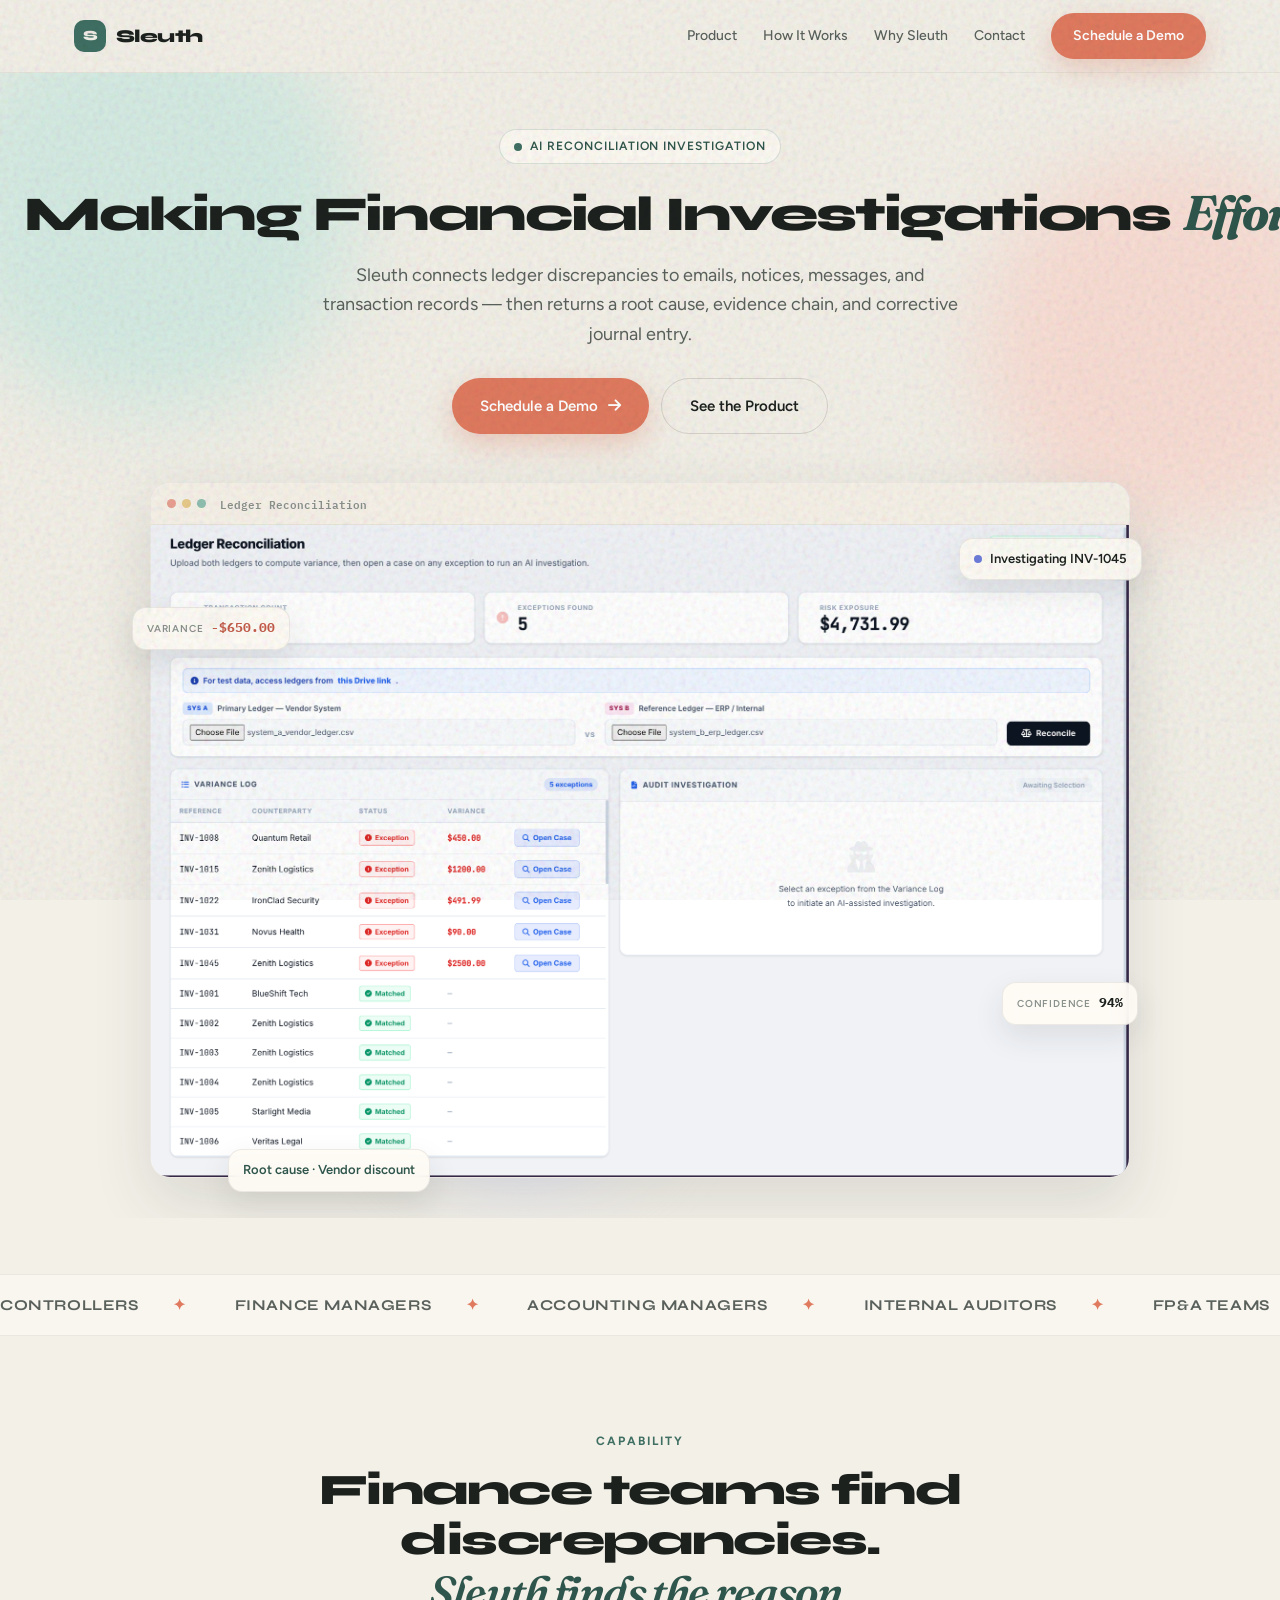
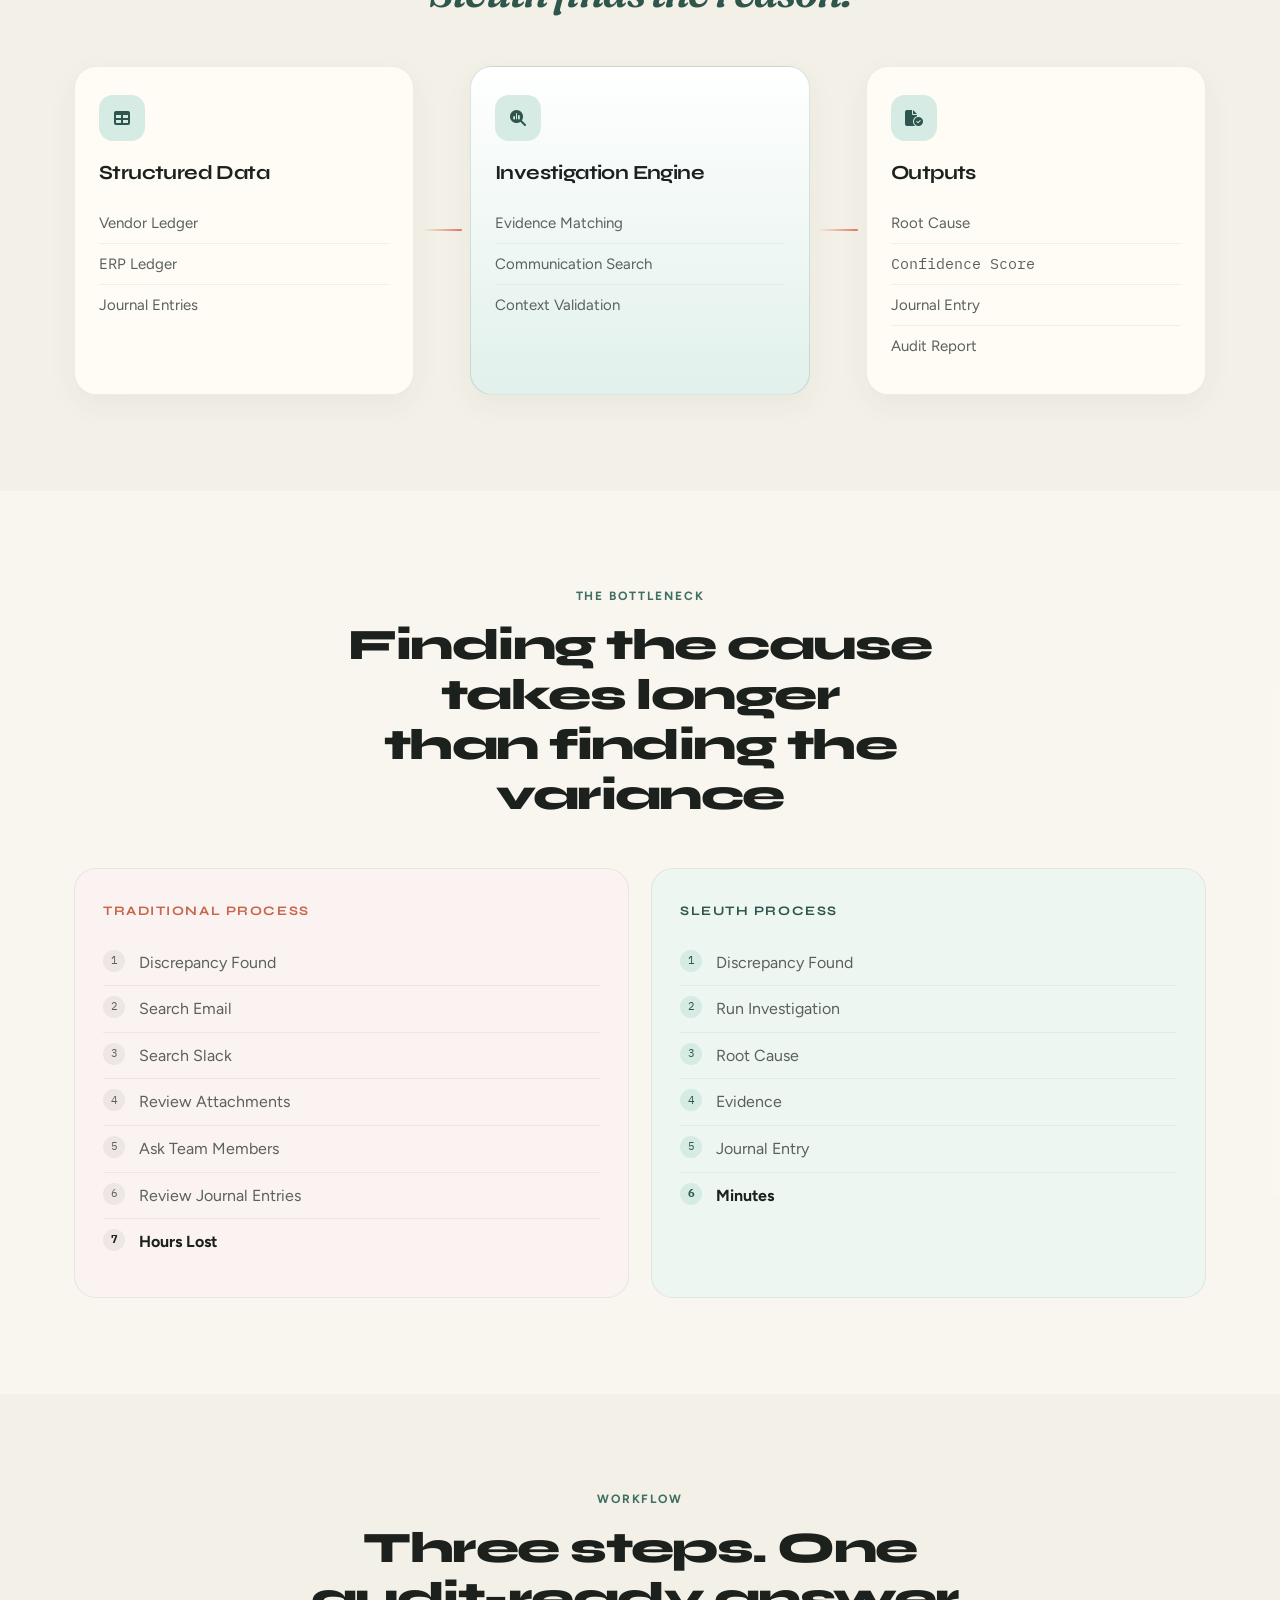
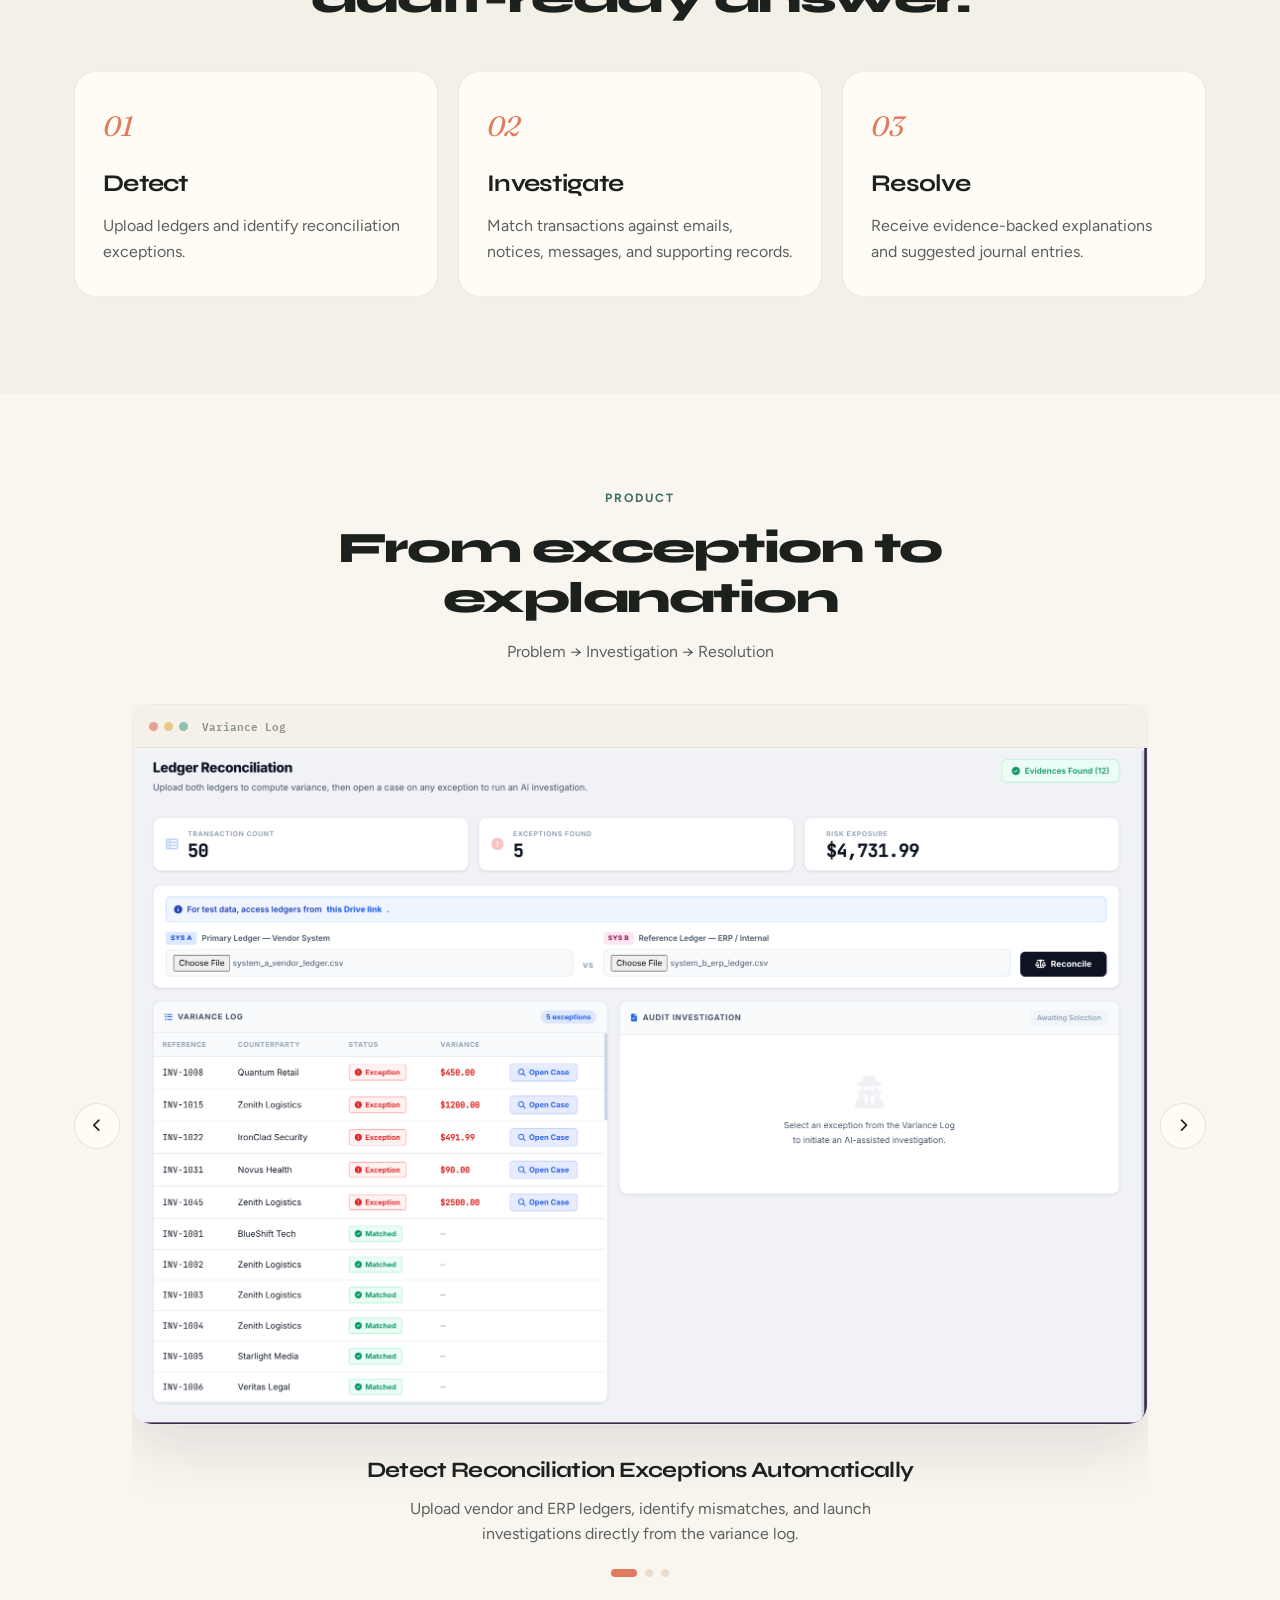
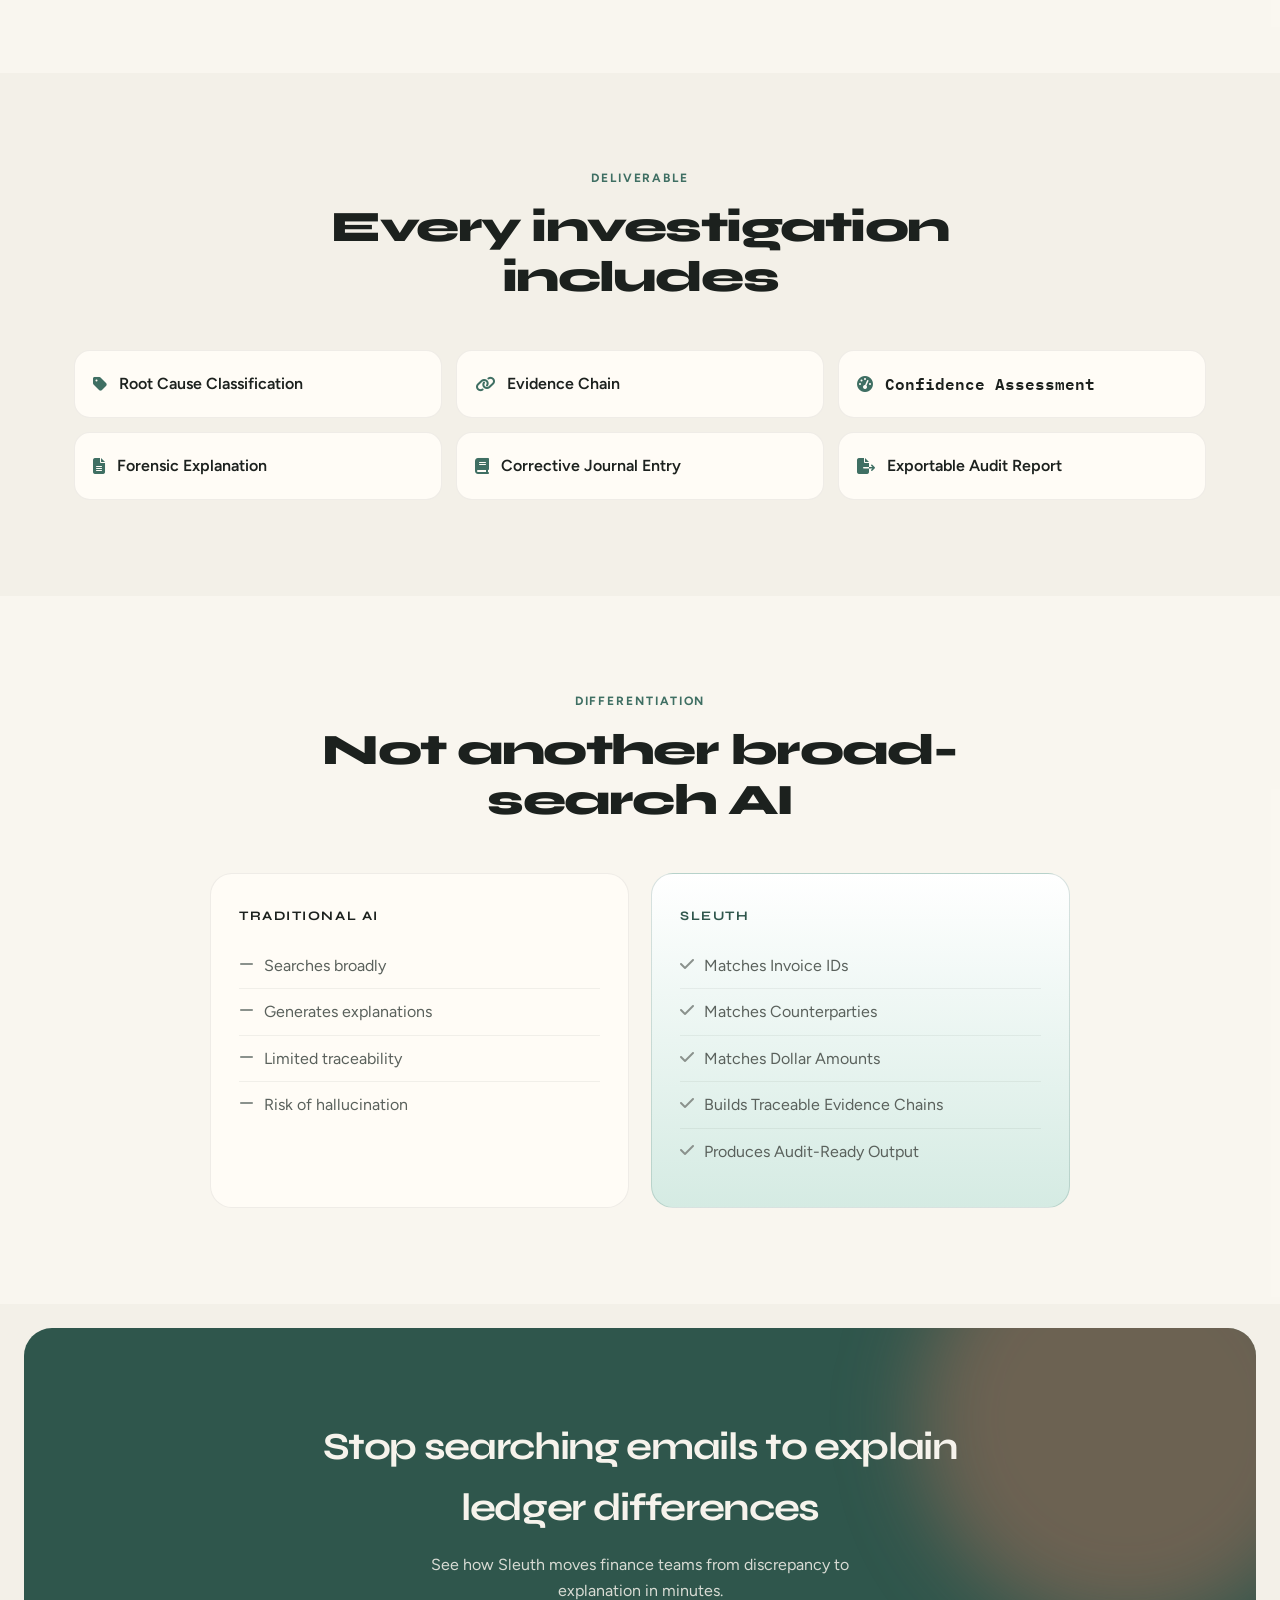
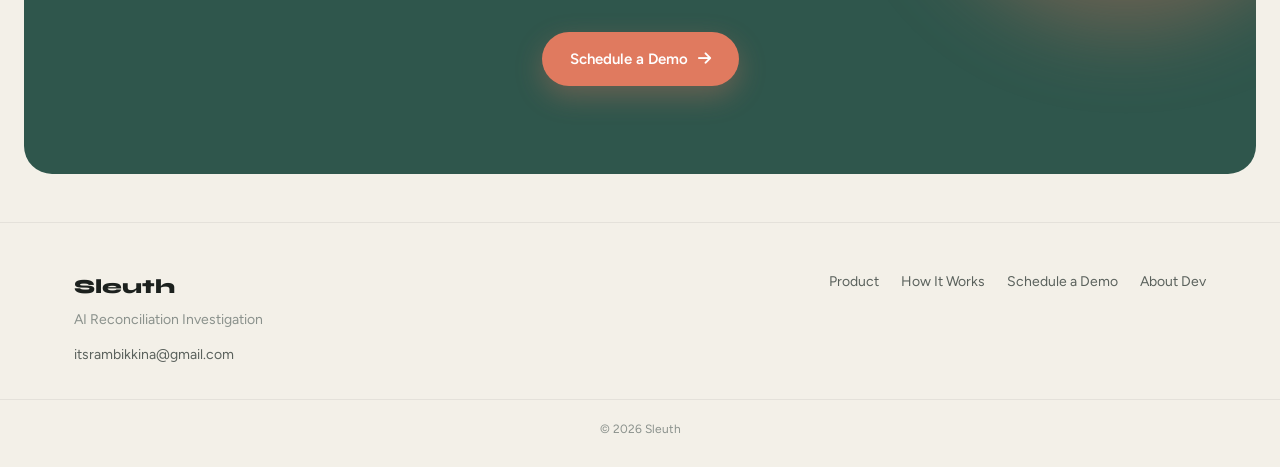
<file: templates/landing.html>
<!DOCTYPE html>
<html lang="en">

<head>
    <meta charset="UTF-8">
    <meta name="viewport" content="width=device-width, initial-scale=1.0">
    <title>Sleuth — AI Reconciliation Investigation</title>
    <meta name="description"
        content="Making financial investigations effortless. Sleuth connects ledger discrepancies to evidence and generates corrective journal entries.">
    <link rel="canonical" href="https://trysleuth.vercel.app/">
    <meta name="theme-color" content="#F3F0E8">

    <meta property="og:type" content="website">
    <meta property="og:url" content="https://trysleuth.vercel.app/">
    <meta property="og:site_name" content="Sleuth">
    <meta property="og:title" content="Sleuth — Making Financial Investigations Effortless">
    <meta property="og:description"
        content="Sleuth connects ledger discrepancies to emails, notices, and transaction records to identify root causes and generate corrective journal entries.">
    <meta property="og:image" content="https://trysleuth.vercel.app/static/img/og-card.svg">
    <meta property="og:image:width" content="1200">
    <meta property="og:image:height" content="630">

    <meta name="twitter:card" content="summary_large_image">
    <meta name="twitter:title" content="Sleuth — Making Financial Investigations Effortless">
    <meta name="twitter:description"
        content="AI-powered reconciliation investigation for finance teams. From discrepancy to explanation in minutes.">
    <meta name="twitter:image" content="https://trysleuth.vercel.app/static/img/og-card.svg">

    <link rel="icon" href="/static/favicon.svg" type="image/svg+xml">
    <link rel="apple-touch-icon" href="/static/favicon.svg">

    <link rel="preconnect" href="https://fonts.googleapis.com">
    <link rel="preconnect" href="https://fonts.gstatic.com" crossorigin>
    <link
        href="https://fonts.googleapis.com/css2?family=Figtree:ital,wght@0,400;0,500;0,600;0,700&family=Fraunces:ital,opsz,wght@1,144,600;1,144,700&family=IBM+Plex+Mono:wght@400;500&family=Syne:wght@600;700;800&display=swap"
        rel="stylesheet">
    <link rel="stylesheet" href="https://cdnjs.cloudflare.com/ajax/libs/font-awesome/6.5.1/css/all.min.css">
    <link rel="stylesheet" href="/static/css/landing.css">
</head>

<body>
    <div class="lp-grain" aria-hidden="true"></div>

    <header class="lp-nav">
        <div class="lp-nav-inner">
            <a href="/" class="lp-logo">
                <span class="lp-logo-mark">S</span>
                Sleuth
            </a>
            <nav class="lp-nav-links" id="lpNavLinks">
                <a href="#product">Product</a>
                <a href="#how-it-works">How It Works</a>
                <a href="#why-different">Why Sleuth</a>
                <a href="#contact">Contact</a>
                <a href="https://calendly.com/itsrambikkina/30min" class="lp-btn lp-btn-cta" target="_blank" rel="noopener noreferrer">Schedule a Demo</a>
            </nav>
            <button class="lp-nav-toggle" id="lpNavToggle" aria-label="Menu">
                <i class="fa-solid fa-bars"></i>
            </button>
        </div>
    </header>

    <section class="lp-hero">
        <div class="lp-orb lp-orb-a" aria-hidden="true"></div>
        <div class="lp-orb lp-orb-b" aria-hidden="true"></div>
        <div class="lp-orb lp-orb-c" aria-hidden="true"></div>

        <div class="lp-hero-copy">
            <span class="lp-badge">
                <span class="lp-badge-dot"></span>
                AI Reconciliation Investigation
            </span>
            <h1>Making Financial Investigations <em>Effortless</em></h1>
            <p class="lp-hero-sub">
                Sleuth connects ledger discrepancies to emails, notices, messages, and transaction records —
                then returns a root cause, evidence chain, and corrective journal entry.
            </p>
            <div class="lp-hero-actions">
                <a href="https://calendly.com/itsrambikkina/30min" class="lp-btn lp-btn-cta lp-btn-lg" target="_blank" rel="noopener noreferrer">
                    Schedule a Demo
                    <i class="fa-solid fa-arrow-right"></i>
                </a>
                <a href="#product" class="lp-btn lp-btn-ghost lp-btn-lg">
                    See the Product
                </a>
            </div>
        </div>

        <div class="lp-hero-stage">
            <div class="lp-chip lp-chip-1" aria-hidden="true">
                <span class="lp-chip-label">Variance</span>
                <strong class="mono">-$650.00</strong>
            </div>
            <div class="lp-chip lp-chip-2" aria-hidden="true">
                <span class="lp-pulse"></span>
                Investigating INV-1045
            </div>
            <div class="lp-chip lp-chip-3" aria-hidden="true">
                <span class="lp-chip-label">Confidence</span>
                <strong class="mono">94%</strong>
            </div>
            <div class="lp-chip lp-chip-4" aria-hidden="true">
                Root cause · Vendor discount
            </div>

            <div class="lp-frame">
                <div class="lp-frame-bar">
                    <span></span><span></span><span></span>
                    <em>Ledger Reconciliation</em>
                </div>
                <img src="/static/img/screenshot1.png" alt="Sleuth variance log with exceptions ready to investigate">
            </div>
        </div>
    </section>

    <div class="lp-marquee" aria-hidden="true">
        <div class="lp-marquee-track">
            <span>Controllers</span><span>Finance Managers</span><span>Accounting Managers</span>
            <span>Internal Auditors</span><span>FP&amp;A Teams</span>
            <span>Controllers</span><span>Finance Managers</span><span>Accounting Managers</span>
            <span>Internal Auditors</span><span>FP&amp;A Teams</span>
        </div>
    </div>

    <section class="lp-section" id="what-sleuth-does">
        <div class="lp-container">
            <p class="lp-eyebrow">Capability</p>
            <h2 class="lp-section-title">Finance teams find discrepancies.<br><em>Sleuth finds the reason.</em></h2>
            <div class="lp-flow">
                <article class="lp-flow-card">
                    <div class="lp-flow-icon"><i class="fa-solid fa-table"></i></div>
                    <h3>Structured Data</h3>
                    <ul>
                        <li>Vendor Ledger</li>
                        <li>ERP Ledger</li>
                        <li>Journal Entries</li>
                    </ul>
                </article>
                <div class="lp-flow-join" aria-hidden="true"></div>
                <article class="lp-flow-card lp-flow-card-accent">
                    <div class="lp-flow-icon"><i class="fa-solid fa-magnifying-glass-chart"></i></div>
                    <h3>Investigation Engine</h3>
                    <ul>
                        <li>Evidence Matching</li>
                        <li>Communication Search</li>
                        <li>Context Validation</li>
                    </ul>
                </article>
                <div class="lp-flow-join" aria-hidden="true"></div>
                <article class="lp-flow-card">
                    <div class="lp-flow-icon"><i class="fa-solid fa-file-circle-check"></i></div>
                    <h3>Outputs</h3>
                    <ul>
                        <li>Root Cause</li>
                        <li><span class="mono">Confidence Score</span></li>
                        <li>Journal Entry</li>
                        <li>Audit Report</li>
                    </ul>
                </article>
            </div>
        </div>
    </section>

    <section class="lp-section lp-section-tint">
        <div class="lp-container">
            <p class="lp-eyebrow">The bottleneck</p>
            <h2 class="lp-section-title">Finding the cause takes longer<br>than finding the variance</h2>
            <div class="lp-compare">
                <article class="lp-compare-card traditional">
                    <h3>Traditional Process</h3>
                    <ol>
                        <li>Discrepancy Found</li>
                        <li>Search Email</li>
                        <li>Search Slack</li>
                        <li>Review Attachments</li>
                        <li>Ask Team Members</li>
                        <li>Review Journal Entries</li>
                        <li>Hours Lost</li>
                    </ol>
                </article>
                <article class="lp-compare-card sleuth">
                    <h3>Sleuth Process</h3>
                    <ol>
                        <li>Discrepancy Found</li>
                        <li>Run Investigation</li>
                        <li>Root Cause</li>
                        <li>Evidence</li>
                        <li>Journal Entry</li>
                        <li>Minutes</li>
                    </ol>
                </article>
            </div>
        </div>
    </section>

    <section class="lp-section" id="how-it-works">
        <div class="lp-container">
            <p class="lp-eyebrow">Workflow</p>
            <h2 class="lp-section-title">Three steps. One audit-ready answer.</h2>
            <div class="lp-steps">
                <article class="lp-step">
                    <span class="lp-step-num">01</span>
                    <h3>Detect</h3>
                    <p>Upload ledgers and identify reconciliation exceptions.</p>
                </article>
                <article class="lp-step">
                    <span class="lp-step-num">02</span>
                    <h3>Investigate</h3>
                    <p>Match transactions against emails, notices, messages, and supporting records.</p>
                </article>
                <article class="lp-step">
                    <span class="lp-step-num">03</span>
                    <h3>Resolve</h3>
                    <p>Receive evidence-backed explanations and suggested journal entries.</p>
                </article>
            </div>
        </div>
    </section>

    <section class="lp-section lp-section-tint" id="product">
        <div class="lp-container">
            <p class="lp-eyebrow">Product</p>
            <h2 class="lp-section-title">From exception to explanation</h2>
            <p class="lp-section-sub">Problem → Investigation → Resolution</p>

            <div class="lp-carousel" id="productCarousel">
                <button class="lp-carousel-btn lp-carousel-prev" aria-label="Previous slide">
                    <i class="fa-solid fa-chevron-left"></i>
                </button>
                <div class="lp-carousel-viewport">
                    <div class="lp-carousel-track">
                        <div class="lp-carousel-slide active" data-slide="0">
                            <div class="lp-frame">
                                <div class="lp-frame-bar">
                                    <span></span><span></span><span></span>
                                    <em>Variance Log</em>
                                </div>
                                <img src="/static/img/screenshot1.png" alt="Detect reconciliation exceptions automatically">
                            </div>
                            <h3>Detect Reconciliation Exceptions Automatically</h3>
                            <p>Upload vendor and ERP ledgers, identify mismatches, and launch investigations directly from the variance log.</p>
                        </div>
                        <div class="lp-carousel-slide" data-slide="1">
                            <div class="lp-frame">
                                <div class="lp-frame-bar">
                                    <span></span><span></span><span></span>
                                    <em>Investigation</em>
                                </div>
                                <img src="/static/img/screenshot2.png" alt="AI investigation in progress">
                            </div>
                            <h3>AI Investigation in Progress</h3>
                            <p>Sleuth searches evidence repositories and communication records to uncover the reason behind each discrepancy.</p>
                        </div>
                        <div class="lp-carousel-slide" data-slide="2">
                            <div class="lp-frame">
                                <div class="lp-frame-bar">
                                    <span></span><span></span><span></span>
                                    <em>Audit Report</em>
                                </div>
                                <img src="/static/img/screenshot3.png" alt="Evidence-based resolution">
                            </div>
                            <h3>Evidence-Based Resolution</h3>
                            <p>Every investigation includes a root cause, confidence assessment, supporting evidence chain, and suggested journal entry.</p>
                        </div>
                    </div>
                </div>
                <button class="lp-carousel-btn lp-carousel-next" aria-label="Next slide">
                    <i class="fa-solid fa-chevron-right"></i>
                </button>
            </div>
            <div class="lp-carousel-dots" id="carouselDots"></div>
        </div>
    </section>

    <section class="lp-section">
        <div class="lp-container">
            <p class="lp-eyebrow">Deliverable</p>
            <h2 class="lp-section-title">Every investigation includes</h2>
            <div class="lp-check-grid">
                <article class="lp-check"><i class="fa-solid fa-tag"></i><span>Root Cause Classification</span></article>
                <article class="lp-check"><i class="fa-solid fa-link"></i><span>Evidence Chain</span></article>
                <article class="lp-check"><i class="fa-solid fa-gauge-high"></i><span class="mono">Confidence Assessment</span></article>
                <article class="lp-check"><i class="fa-solid fa-file-lines"></i><span>Forensic Explanation</span></article>
                <article class="lp-check"><i class="fa-solid fa-book"></i><span>Corrective Journal Entry</span></article>
                <article class="lp-check"><i class="fa-solid fa-file-export"></i><span>Exportable Audit Report</span></article>
            </div>
        </div>
    </section>

    <section class="lp-section lp-section-tint" id="why-different">
        <div class="lp-container">
            <p class="lp-eyebrow">Differentiation</p>
            <h2 class="lp-section-title">Not another broad-search AI</h2>
            <div class="lp-diff">
                <article class="lp-diff-col">
                    <h3>Traditional AI</h3>
                    <ul>
                        <li><i class="fa-solid fa-minus"></i> Searches broadly</li>
                        <li><i class="fa-solid fa-minus"></i> Generates explanations</li>
                        <li><i class="fa-solid fa-minus"></i> Limited traceability</li>
                        <li><i class="fa-solid fa-minus"></i> Risk of hallucination</li>
                    </ul>
                </article>
                <article class="lp-diff-col lp-diff-sleuth">
                    <h3>Sleuth</h3>
                    <ul>
                        <li><i class="fa-solid fa-check"></i> Matches Invoice IDs</li>
                        <li><i class="fa-solid fa-check"></i> Matches Counterparties</li>
                        <li><i class="fa-solid fa-check"></i> Matches Dollar Amounts</li>
                        <li><i class="fa-solid fa-check"></i> Builds Traceable Evidence Chains</li>
                        <li><i class="fa-solid fa-check"></i> Produces Audit-Ready Output</li>
                    </ul>
                </article>
            </div>
        </div>
    </section>

    <section class="lp-cta" id="contact">
        <div class="lp-cta-orb" aria-hidden="true"></div>
        <h2>Stop searching emails to explain ledger differences</h2>
        <p>See how Sleuth moves finance teams from discrepancy to explanation in minutes.</p>
        <a href="https://calendly.com/itsrambikkina/30min" class="lp-btn lp-btn-cta lp-btn-lg" target="_blank" rel="noopener noreferrer">
            Schedule a Demo <i class="fa-solid fa-arrow-right"></i>
        </a>
    </section>

    <footer class="lp-footer">
        <div class="lp-footer-inner">
            <div>
                <div class="lp-footer-brand">Sleuth</div>
                <p class="lp-footer-tagline">AI Reconciliation Investigation</p>
                <p><a href="mailto:itsrambikkina@gmail.com">itsrambikkina@gmail.com</a></p>
            </div>
            <div class="lp-footer-links">
                <a href="#product">Product</a>
                <a href="#how-it-works">How It Works</a>
                <a href="https://calendly.com/itsrambikkina/30min" target="_blank" rel="noopener noreferrer">Schedule a Demo</a>
                <a href="https://bikkina.vercel.app" target="_blank" rel="noopener noreferrer">About Dev</a>
            </div>
        </div>
        <p class="lp-footer-copy">&copy; 2026 Sleuth</p>
    </footer>

    <script src="/static/js/landing.js"></script>
</body>

</html>
</file>
<file: static/css/landing.css>
/* Sleuth — light pastel, editorial motion */

:root {
    --linen: #F3F0E8;
    --linen-2: #E8E3D6;
    --paper: #FFFcf6;
    --ink: #1C211E;
    --ink-2: #5A615C;
    --ink-3: #8A918C;
    --sage: #3F6F63;
    --sage-2: #2F564C;
    --mint: #D5EBE3;
    --peach: #E07A5F;
    --peach-2: #C9654A;
    --peach-soft: #F8DDD4;
    --peri: #6C7CDB;
    --peri-soft: #E3E6F8;
    --sand: #E9DCCB;
    --rose: #E8C4C0;
    --shadow: 0 24px 60px rgba(44, 52, 48, 0.12);
    --radius: 14px;
    --radius-lg: 22px;
    --max: 1180px;
    --display: 'Syne', sans-serif;
    --serif: 'Fraunces', serif;
    --body: 'Figtree', sans-serif;
    --mono: 'IBM Plex Mono', monospace;
    --ease: cubic-bezier(0.22, 1, 0.36, 1);
}

*, *::before, *::after { box-sizing: border-box; margin: 0; padding: 0; }

html { scroll-behavior: smooth; overflow-x: hidden; }

body {
    font-family: var(--body);
    background: var(--linen);
    color: var(--ink);
    line-height: 1.6;
    -webkit-font-smoothing: antialiased;
    overflow-x: hidden;
}

h1, h2, h3, .lp-logo, .lp-footer-brand { font-family: var(--display); }
.mono { font-family: var(--mono); }
em { font-family: var(--serif); font-style: italic; font-weight: 600; }
a { color: inherit; text-decoration: none; }

.lp-container {
    max-width: var(--max);
    margin: 0 auto;
    padding: 0 24px;
}

.lp-grain {
    pointer-events: none;
    position: fixed;
    inset: 0;
    z-index: 80;
    opacity: 0.18;
    mix-blend-mode: multiply;
    background-image: url("data:image/svg+xml,%3Csvg viewBox='0 0 200 200' xmlns='http://www.w3.org/2000/svg'%3E%3Cfilter id='n'%3E%3CfeTurbulence type='fractalNoise' baseFrequency='.85' numOctaves='4' stitchTiles='stitch'/%3E%3C/filter%3E%3Crect width='100%25' height='100%25' filter='url(%23n)'/%3E%3C/svg%3E");
}

/* Buttons */
.lp-btn {
    display: inline-flex;
    align-items: center;
    gap: 10px;
    padding: 12px 22px;
    border-radius: 999px;
    font-family: var(--body);
    font-size: 14px;
    font-weight: 600;
    border: none;
    cursor: pointer;
    transition: transform 0.25s var(--ease), box-shadow 0.25s var(--ease), background 0.25s;
}

.lp-btn-lg { padding: 15px 28px; font-size: 15px; }

.lp-btn-cta {
    background: var(--peach);
    color: #fff;
    box-shadow: 0 10px 28px rgba(224, 122, 95, 0.32);
}

.lp-btn-cta:hover {
    background: var(--peach-2);
    transform: translateY(-2px);
    box-shadow: 0 16px 36px rgba(224, 122, 95, 0.4);
}

.lp-btn-ghost {
    background: transparent;
    color: var(--ink);
    border: 1px solid rgba(28, 33, 30, 0.14);
}

.lp-btn-ghost:hover {
    background: rgba(255, 252, 246, 0.7);
    transform: translateY(-2px);
}

/* Nav */
.lp-nav {
    position: sticky;
    top: 0;
    z-index: 50;
    background: rgba(243, 240, 232, 0.78);
    backdrop-filter: blur(16px);
    border-bottom: 1px solid rgba(28, 33, 30, 0.06);
}

.lp-nav-inner {
    max-width: var(--max);
    margin: 0 auto;
    padding: 0 24px;
    height: 72px;
    display: flex;
    align-items: center;
    justify-content: space-between;
}

.lp-logo {
    display: flex;
    align-items: center;
    gap: 10px;
    font-weight: 800;
    font-size: 18px;
    letter-spacing: -0.03em;
}

.lp-logo-mark {
    width: 32px;
    height: 32px;
    border-radius: 10px;
    display: grid;
    place-items: center;
    background: var(--sage);
    color: var(--linen);
    font-size: 14px;
}

.lp-nav-links {
    display: flex;
    align-items: center;
    gap: 26px;
}

.lp-nav-links a:not(.lp-btn) {
    font-size: 14px;
    font-weight: 500;
    color: var(--ink-2);
}

.lp-nav-links a:not(.lp-btn):hover { color: var(--ink); }

.lp-nav-toggle {
    display: none;
    background: none;
    border: none;
    font-size: 20px;
    cursor: pointer;
    color: var(--ink);
}

/* Hero */
.lp-hero {
    position: relative;
    padding: 56px 24px 40px;
    text-align: center;
    overflow: hidden;
}

.lp-orb {
    position: absolute;
    border-radius: 50%;
    filter: blur(40px);
    pointer-events: none;
}

.lp-orb-a {
    width: 420px;
    height: 420px;
    background: var(--mint);
    top: -80px;
    left: -60px;
    animation: orbA 18s ease-in-out infinite;
}

.lp-orb-b {
    width: 380px;
    height: 380px;
    background: var(--peach-soft);
    top: 80px;
    right: -80px;
    animation: orbB 22s ease-in-out infinite;
}

.lp-orb-c {
    width: 280px;
    height: 280px;
    background: var(--peri-soft);
    bottom: 40px;
    left: 30%;
    animation: orbC 16s ease-in-out infinite;
}

@keyframes orbA {
    0%, 100% { transform: translate(0, 0) scale(1); }
    50% { transform: translate(60px, 40px) scale(1.12); }
}

@keyframes orbB {
    0%, 100% { transform: translate(0, 0) scale(1); }
    50% { transform: translate(-50px, 30px) scale(1.08); }
}

@keyframes orbC {
    0%, 100% { transform: translate(0, 0); }
    50% { transform: translate(40px, -30px); }
}

.lp-hero-copy { position: relative; z-index: 2; }

.lp-badge {
    display: inline-flex;
    align-items: center;
    gap: 8px;
    padding: 7px 14px;
    border-radius: 999px;
    background: rgba(255, 252, 246, 0.72);
    border: 1px solid rgba(63, 111, 99, 0.18);
    color: var(--sage-2);
    font-size: 12px;
    font-weight: 600;
    letter-spacing: 0.08em;
    text-transform: uppercase;
    margin-bottom: 22px;
}

.lp-badge-dot {
    width: 8px;
    height: 8px;
    border-radius: 50%;
    background: var(--sage);
    box-shadow: 0 0 0 0 rgba(63, 111, 99, 0.5);
    animation: pulse 2s ease-out infinite;
}

@keyframes pulse {
    0% { box-shadow: 0 0 0 0 rgba(63, 111, 99, 0.45); }
    70% { box-shadow: 0 0 0 10px rgba(63, 111, 99, 0); }
    100% { box-shadow: 0 0 0 0 rgba(63, 111, 99, 0); }
}

.lp-hero h1 {
    font-weight: 800;
    font-size: min(3.75rem, calc((100vw - 72px) / 24.8));
    line-height: 1.08;
    letter-spacing: -0.045em;
    white-space: nowrap;
    margin: 0 auto 20px;
    max-width: 100%;
}

.lp-hero h1 em {
    color: var(--sage-2);
    font-weight: 700;
    font-optical-sizing: 144;
}

.lp-hero-sub {
    max-width: 640px;
    margin: 0 auto 28px;
    color: var(--ink-2);
    font-size: 18px;
    line-height: 1.65;
}

.lp-hero-actions {
    display: flex;
    justify-content: center;
    gap: 12px;
    flex-wrap: wrap;
    margin-bottom: 48px;
}

.lp-hero-stage {
    position: relative;
    max-width: 980px;
    margin: 0 auto;
    z-index: 2;
}

.lp-frame {
    background: var(--paper);
    border-radius: 20px;
    overflow: hidden;
    border: 1px solid rgba(28, 33, 30, 0.08);
    box-shadow: var(--shadow);
    animation: floatY 7s ease-in-out infinite;
}

.lp-hero-stage .lp-frame { animation-duration: 8s; }

@keyframes floatY {
    0%, 100% { transform: translateY(0); }
    50% { transform: translateY(-12px); }
}

.lp-frame-bar {
    display: flex;
    align-items: center;
    gap: 6px;
    padding: 12px 16px;
    background: #F6F1E8;
    border-bottom: 1px solid rgba(28, 33, 30, 0.06);
}

.lp-frame-bar span {
    width: 9px;
    height: 9px;
    border-radius: 50%;
    background: var(--sand);
}

.lp-frame-bar span:nth-child(1) { background: #E8A090; }
.lp-frame-bar span:nth-child(2) { background: #E7C98A; }
.lp-frame-bar span:nth-child(3) { background: #8FBFB0; }

.lp-frame-bar em {
    margin-left: 8px;
    font-family: var(--mono);
    font-size: 11px;
    font-style: normal;
    color: var(--ink-3);
}

.lp-frame img {
    display: block;
    width: 100%;
    height: auto;
}

.lp-chip {
    position: absolute;
    z-index: 3;
    display: flex;
    align-items: center;
    gap: 8px;
    padding: 10px 14px;
    background: rgba(255, 252, 246, 0.9);
    backdrop-filter: blur(10px);
    border: 1px solid rgba(28, 33, 30, 0.08);
    border-radius: 14px;
    box-shadow: 0 12px 30px rgba(44, 52, 48, 0.1);
    font-size: 13px;
    font-weight: 600;
    animation: chipFloat 6s ease-in-out infinite;
}

.lp-chip-label {
    font-size: 10px;
    letter-spacing: 0.08em;
    text-transform: uppercase;
    color: var(--ink-3);
}

.lp-chip-1 { left: -18px; top: 18%; color: #C45C4A; animation-delay: 0s; }
.lp-chip-2 { right: -12px; top: 8%; animation-delay: -1.5s; }
.lp-chip-3 { right: -8px; bottom: 22%; animation-delay: -3s; }
.lp-chip-4 { left: 8%; bottom: -14px; color: var(--sage-2); animation-delay: -2s; }

@keyframes chipFloat {
    0%, 100% { transform: translateY(0); }
    50% { transform: translateY(-10px); }
}

.lp-pulse {
    width: 8px;
    height: 8px;
    border-radius: 50%;
    background: var(--peri);
    animation: pulse 1.8s ease-out infinite;
}

/* Marquee */
.lp-marquee {
    margin: 56px 0 0;
    padding: 18px 0;
    border-top: 1px solid rgba(28, 33, 30, 0.07);
    border-bottom: 1px solid rgba(28, 33, 30, 0.07);
    overflow: hidden;
    background: rgba(255, 252, 246, 0.45);
}

.lp-marquee-track {
    display: flex;
    gap: 48px;
    width: max-content;
    animation: marquee 28s linear infinite;
    font-family: var(--display);
    font-weight: 700;
    font-size: 15px;
    letter-spacing: 0.04em;
    text-transform: uppercase;
    color: var(--ink-2);
}

.lp-marquee-track span { position: relative; padding-right: 48px; }
.lp-marquee-track span::after {
    content: "✦";
    position: absolute;
    right: 0;
    color: var(--peach);
}

@keyframes marquee {
    from { transform: translateX(0); }
    to { transform: translateX(-50%); }
}

/* Sections */
.lp-section { padding: 96px 0; position: relative; }

.lp-section-tint { background: rgba(255, 252, 246, 0.55); }

.lp-eyebrow {
    text-align: center;
    font-size: 12px;
    font-weight: 700;
    letter-spacing: 0.16em;
    text-transform: uppercase;
    color: var(--sage);
    margin-bottom: 14px;
}

.lp-section-title {
    text-align: center;
    font-size: clamp(1.8rem, 3.4vw, 3rem);
    font-weight: 800;
    letter-spacing: -0.035em;
    line-height: 1.15;
    margin: 0 auto 48px;
    max-width: 760px;
}

.lp-section-title em { color: var(--sage-2); }

.lp-section-sub {
    text-align: center;
    color: var(--ink-2);
    margin: -32px auto 40px;
}

/* Flow */
.lp-flow {
    display: grid;
    grid-template-columns: 1fr 40px 1fr 40px 1fr;
    gap: 8px;
    align-items: stretch;
}

.lp-flow-card {
    background: var(--paper);
    border-radius: var(--radius-lg);
    padding: 28px 24px;
    border: 1px solid rgba(28, 33, 30, 0.07);
    box-shadow: 0 10px 30px rgba(44, 52, 48, 0.05);
    opacity: 0;
    transform: translateY(24px);
    transition: opacity 0.7s var(--ease), transform 0.7s var(--ease), box-shadow 0.3s;
}

.lp-flow-card.visible { opacity: 1; transform: none; }

.lp-flow-card:hover {
    transform: translateY(-6px);
    box-shadow: var(--shadow);
}

.lp-flow-card-accent {
    background: linear-gradient(180deg, #fff 0%, var(--mint) 140%);
    border-color: rgba(63, 111, 99, 0.18);
}

.lp-flow-icon {
    width: 46px;
    height: 46px;
    border-radius: 14px;
    display: grid;
    place-items: center;
    background: var(--mint);
    color: var(--sage-2);
    margin-bottom: 16px;
}

.lp-flow-card h3 { font-size: 20px; margin-bottom: 14px; letter-spacing: -0.03em; }

.lp-flow-card ul { list-style: none; }

.lp-flow-card li {
    padding: 8px 0;
    border-bottom: 1px solid rgba(28, 33, 30, 0.06);
    color: var(--ink-2);
    font-size: 15px;
}

.lp-flow-card li:last-child { border: none; }

.lp-flow-join {
    align-self: center;
    height: 2px;
    background: linear-gradient(90deg, transparent, var(--peach), transparent);
    background-size: 200% 100%;
    animation: join 2.4s linear infinite;
    border-radius: 2px;
}

@keyframes join {
    from { background-position: 100% 0; }
    to { background-position: -100% 0; }
}

/* Compare */
.lp-compare {
    display: grid;
    grid-template-columns: 1fr 1fr;
    gap: 22px;
}

.lp-compare-card {
    padding: 32px 28px;
    border-radius: var(--radius-lg);
    border: 1px solid rgba(28, 33, 30, 0.07);
    background: var(--paper);
}

.lp-compare-card.traditional { background: #FBF3F1; }
.lp-compare-card.sleuth { background: #EEF6F2; }

.lp-compare-card h3 {
    font-size: 13px;
    letter-spacing: 0.12em;
    text-transform: uppercase;
    margin-bottom: 18px;
}

.traditional h3 { color: var(--peach-2); }
.sleuth h3 { color: var(--sage-2); }

.lp-compare-card ol { list-style: none; counter-reset: s; }

.lp-compare-card li {
    counter-increment: s;
    padding: 10px 0 10px 36px;
    position: relative;
    border-bottom: 1px solid rgba(28, 33, 30, 0.06);
    color: var(--ink-2);
}

.lp-compare-card li::before {
    content: counter(s);
    position: absolute;
    left: 0;
    top: 10px;
    width: 22px;
    height: 22px;
    border-radius: 50%;
    font-size: 11px;
    font-family: var(--mono);
    display: grid;
    place-items: center;
    background: rgba(28, 33, 30, 0.06);
}

.sleuth li::before { background: var(--mint); color: var(--sage-2); }

.lp-compare-card li:last-child {
    border: none;
    font-weight: 700;
    color: var(--ink);
}

/* Steps */
.lp-steps {
    display: grid;
    grid-template-columns: repeat(3, 1fr);
    gap: 20px;
}

.lp-step {
    padding: 32px 28px;
    border-radius: var(--radius-lg);
    background: var(--paper);
    border: 1px solid rgba(28, 33, 30, 0.07);
    opacity: 0;
    transform: translateY(24px);
    transition: 0.7s var(--ease);
}

.lp-step.visible { opacity: 1; transform: none; }

.lp-step:hover { transform: translateY(-6px); }

.lp-step-num {
    font-family: var(--serif);
    font-style: italic;
    font-size: 28px;
    color: var(--peach);
    display: block;
    margin-bottom: 16px;
}

.lp-step h3 { font-size: 24px; margin-bottom: 10px; letter-spacing: -0.03em; }
.lp-step p { color: var(--ink-2); }

/* Carousel */
.lp-carousel {
    display: flex;
    align-items: center;
    gap: 12px;
}

.lp-carousel-viewport { flex: 1; overflow: hidden; }
.lp-carousel-track { display: grid; }

.lp-carousel-slide {
    grid-area: 1 / 1;
    opacity: 0;
    visibility: hidden;
    transition: opacity 0.6s var(--ease), visibility 0.6s;
    pointer-events: none;
}

.lp-carousel-slide.active {
    opacity: 1;
    visibility: visible;
    z-index: 1;
    pointer-events: auto;
}

.lp-carousel-slide h3 {
    text-align: center;
    margin: 28px 0 8px;
    font-size: 22px;
    letter-spacing: -0.03em;
}

.lp-carousel-slide p {
    text-align: center;
    color: var(--ink-2);
    max-width: 560px;
    margin: 0 auto;
}

.lp-carousel-btn {
    width: 46px;
    height: 46px;
    border-radius: 50%;
    border: 1px solid rgba(28, 33, 30, 0.1);
    background: var(--paper);
    cursor: pointer;
    color: var(--ink);
    flex-shrink: 0;
    transition: 0.2s;
}

.lp-carousel-btn:hover {
    background: var(--sage);
    color: #fff;
    border-color: var(--sage);
}

.lp-carousel-dots {
    display: flex;
    justify-content: center;
    gap: 8px;
    margin-top: 22px;
}

.lp-carousel-dot {
    width: 8px;
    height: 8px;
    border: none;
    border-radius: 99px;
    background: var(--sand);
    cursor: pointer;
    padding: 0;
    transition: 0.25s;
}

.lp-carousel-dot.active {
    width: 26px;
    background: var(--peach);
}

/* Checklist */
.lp-check-grid {
    display: grid;
    grid-template-columns: repeat(3, 1fr);
    gap: 14px;
}

.lp-check {
    display: flex;
    align-items: center;
    gap: 12px;
    padding: 20px 18px;
    background: var(--paper);
    border-radius: 16px;
    border: 1px solid rgba(28, 33, 30, 0.07);
    font-weight: 600;
    opacity: 0;
    transform: translateY(18px);
    transition: 0.6s var(--ease);
}

.lp-check.visible { opacity: 1; transform: none; }

.lp-check:hover {
    transform: translateY(-4px) scale(1.02);
    box-shadow: 0 14px 30px rgba(44, 52, 48, 0.08);
}

.lp-check i { color: var(--sage); }

/* Diff */
.lp-diff {
    display: grid;
    grid-template-columns: 1fr 1fr;
    gap: 22px;
    max-width: 860px;
    margin: 0 auto;
}

.lp-diff-col {
    padding: 32px 28px;
    background: var(--paper);
    border-radius: var(--radius-lg);
    border: 1px solid rgba(28, 33, 30, 0.07);
    opacity: 0;
    transform: translateY(18px);
    transition: 0.7s var(--ease);
}

.lp-diff-col.visible { opacity: 1; transform: none; }

.lp-diff-sleuth {
    background: linear-gradient(180deg, #fff, var(--mint));
    border-color: rgba(63, 111, 99, 0.2);
}

.lp-diff-col h3 {
    font-size: 13px;
    letter-spacing: 0.12em;
    text-transform: uppercase;
    margin-bottom: 16px;
}

.lp-diff-sleuth h3 { color: var(--sage-2); }

.lp-diff-col ul { list-style: none; }

.lp-diff-col li {
    display: flex;
    gap: 10px;
    padding: 10px 0;
    border-bottom: 1px solid rgba(28, 33, 30, 0.06);
    color: var(--ink-2);
}

.lp-diff-col li:last-child { border: none; }
.lp-diff-sleuth li i { color: var(--sage); }
.lp-diff-col li i { color: var(--ink-3); margin-top: 3px; }

/* CTA */
.lp-cta {
    position: relative;
    overflow: hidden;
    margin: 24px 24px 48px;
    padding: 88px 24px;
    border-radius: 28px;
    text-align: center;
    background: var(--sage-2);
    color: #F6F3EC;
}

.lp-cta-orb {
    position: absolute;
    width: 420px;
    height: 420px;
    right: -80px;
    top: -120px;
    background: rgba(224, 122, 95, 0.35);
    filter: blur(40px);
    border-radius: 50%;
    animation: orbB 14s ease-in-out infinite;
}

.lp-cta h2 {
    position: relative;
    font-size: clamp(1.7rem, 3vw, 2.6rem);
    letter-spacing: -0.035em;
    max-width: 680px;
    margin: 0 auto 14px;
}

.lp-cta p {
    position: relative;
    max-width: 480px;
    margin: 0 auto 28px;
    opacity: 0.85;
}

/* Footer */
.lp-footer {
    padding: 48px 0 28px;
    border-top: 1px solid rgba(28, 33, 30, 0.07);
}

.lp-footer-inner {
    max-width: var(--max);
    margin: 0 auto;
    padding: 0 24px;
    display: flex;
    justify-content: space-between;
    gap: 32px;
    flex-wrap: wrap;
}

.lp-footer-brand {
    font-weight: 800;
    font-size: 20px;
    margin-bottom: 6px;
}

.lp-footer-tagline { color: var(--ink-3); font-size: 14px; margin-bottom: 10px; }

.lp-footer a { font-size: 14px; color: var(--ink-2); }
.lp-footer a:hover { color: var(--sage-2); }

.lp-footer-links { display: flex; gap: 22px; flex-wrap: wrap; }

.lp-footer-copy {
    text-align: center;
    color: var(--ink-3);
    font-size: 12px;
    margin-top: 32px;
    padding-top: 20px;
    border-top: 1px solid rgba(28, 33, 30, 0.07);
}

@media (max-width: 1000px) {
    .lp-hero h1 { white-space: normal; font-size: clamp(2.05rem, 8vw, 3.4rem); }
    .lp-chip { display: none; }
    .lp-flow, .lp-compare, .lp-steps, .lp-diff { grid-template-columns: 1fr; }
    .lp-flow-join { height: 28px; width: 2px; margin: 0 auto; }
    .lp-check-grid { grid-template-columns: 1fr 1fr; }
}

@media (max-width: 800px) {
    .lp-nav-links {
        display: none;
        position: absolute;
        top: 72px;
        left: 0;
        right: 0;
        flex-direction: column;
        background: var(--linen);
        padding: 20px 24px 28px;
        gap: 14px;
        border-bottom: 1px solid rgba(28, 33, 30, 0.08);
    }
    .lp-nav-links.open { display: flex; }
    .lp-nav-toggle { display: block; }
    .lp-carousel-btn { display: none; }
}

@media (max-width: 600px) {
    .lp-section { padding: 72px 0; }
    .lp-check-grid { grid-template-columns: 1fr; }
    .lp-cta { margin: 12px 16px 32px; padding: 64px 20px; }
}

@media (prefers-reduced-motion: reduce) {
    *, *::before, *::after {
        animation: none !important;
        transition: none !important;
    }
}
</file>
